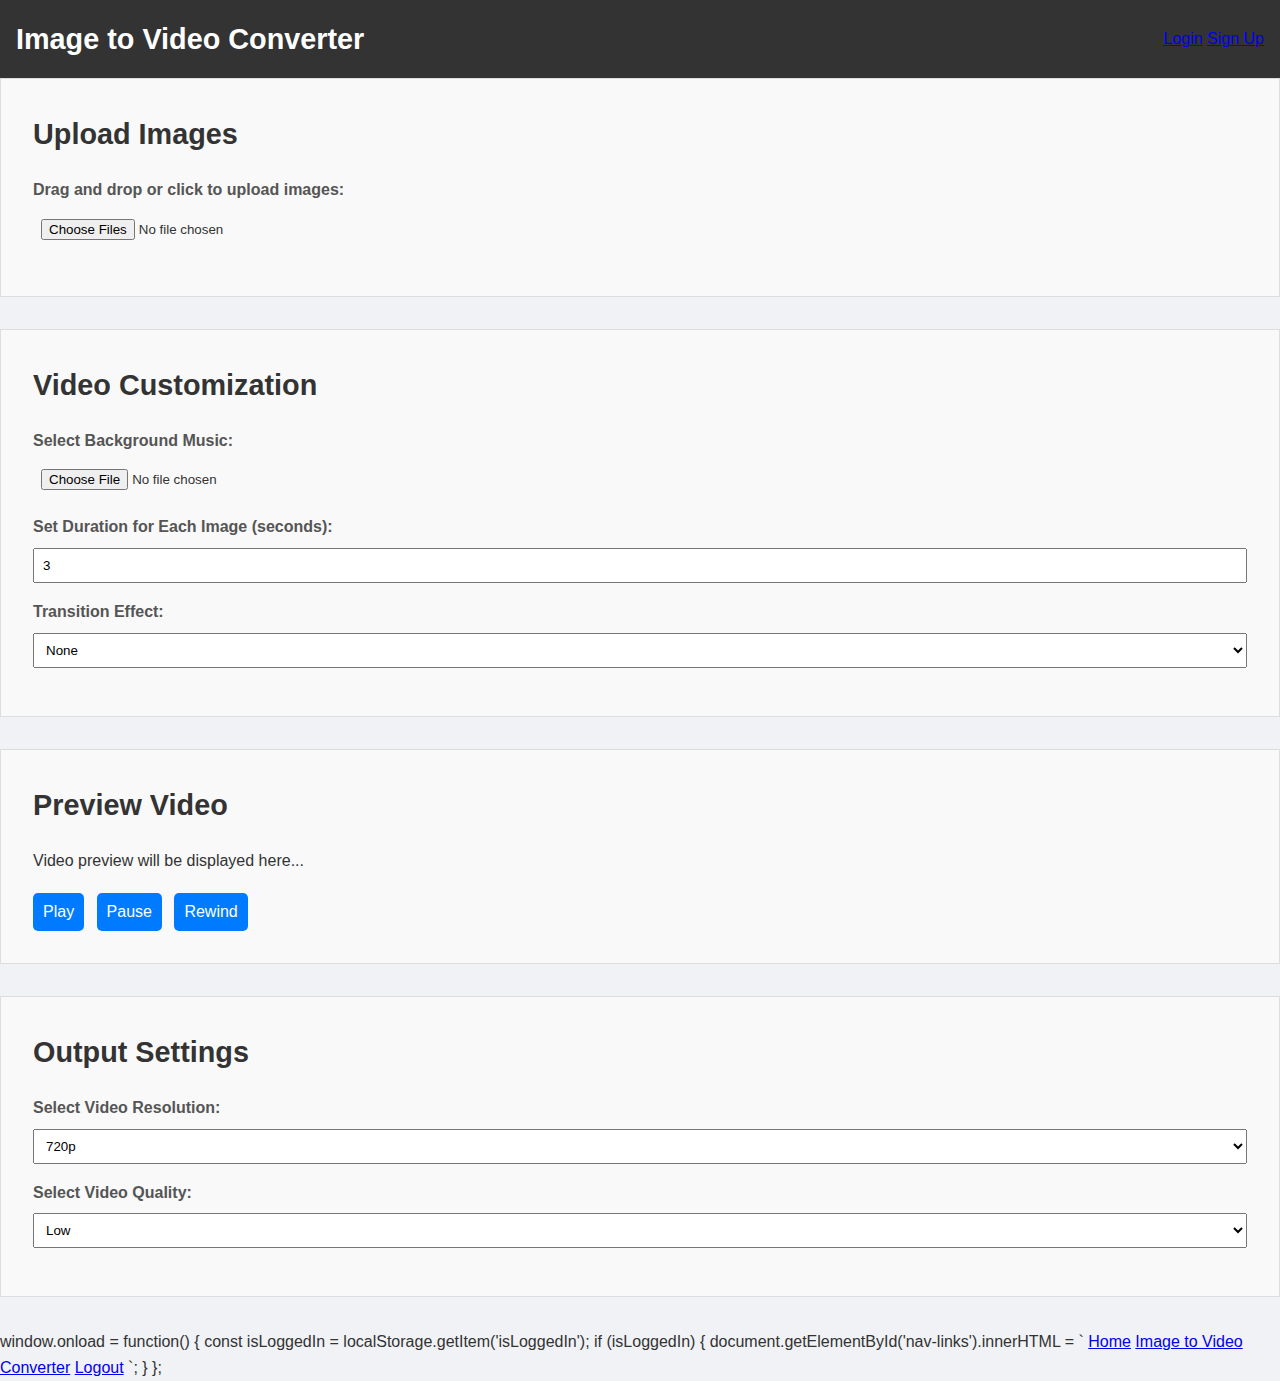
<file: Frontend/index.html>
<!DOCTYPE html>
<html lang="en">
<head>
    <meta charset="UTF-8">
    <meta name="viewport" content="width=device-width, initial-scale=1.0">
    <title>Image to Video Converter</title>
    <link rel="stylesheet" href="styles.css">
</head>
<body>
    <!-- Navigation Bar -->
    <nav>
        <h1>Image to Video Converter</h1>
        <div id="auth-links">
            <a href="#login">Login</a>
            <a href="#signup">Sign Up</a>
        </div>
    </nav>

    <!-- Upload Images Section -->
    <section id="upload-section">
        <h2>Upload Images</h2>
        <div id="upload-container">
            <label for="image-upload">Drag and drop or click to upload images:</label>
            <input type="file" id="image-upload" accept="image/*" multiple>
        </div>
    </section>

    <!-- Video Customization Section -->
    <section id="customization-section">
        <h2>Video Customization</h2>
        <div>
            <label>Select Background Music:</label>
            <input type="file" accept="audio/*" id="background-music">
        </div>
        <div>
            <label for="image-duration">Set Duration for Each Image (seconds):</label>
            <input type="number" id="image-duration" min="1" value="3">
        </div>
        <div>
            <label for="transition-effect">Transition Effect:</label>
            <select id="transition-effect">
                <option value="none">None</option>
                <option value="fade">Fade</option>
                <option value="slide">Slide</option>
            </select>
        </div>
    </section>

    <!-- Preview Section -->
    <section id="preview-section">
        <h2>Preview Video</h2>
        <div id="preview-container">
            <p>Video preview will be displayed here...</p>
            <button id="play-btn">Play</button>
            <button id="pause-btn">Pause</button>
            <button id="rewind-btn">Rewind</button>
        </div>
    </section>

    <!-- Output Settings Section -->
    <section id="output-settings">
        <h2>Output Settings</h2>
        <div>
            <label for="video-resolution">Select Video Resolution:</label>
            <select id="video-resolution">
                <option value="720p">720p</option>
                <option value="1080p">1080p</option>
                <option value="4K">4K</option>
            </select>
        </div>
        <div>
            <label for="video-quality">Select Video Quality:</label>
            <select id="video-quality">
                <option value="low">Low</option>
                <option value="medium">Medium</option>
                <option value="high">High</option>
            </select>
        </div>
    </section>

    
    <script src="script.js"></script>
</body>
</html>

window.onload = function() {
    const isLoggedIn = localStorage.getItem('isLoggedIn');
    if (isLoggedIn) {
        document.getElementById('nav-links').innerHTML = `
            <a href="#landing-page">Home</a>
            <a href="#converter-section">Image to Video Converter</a>
            <a href="logout.html">Logout</a>
        `;
    }
};
</file>
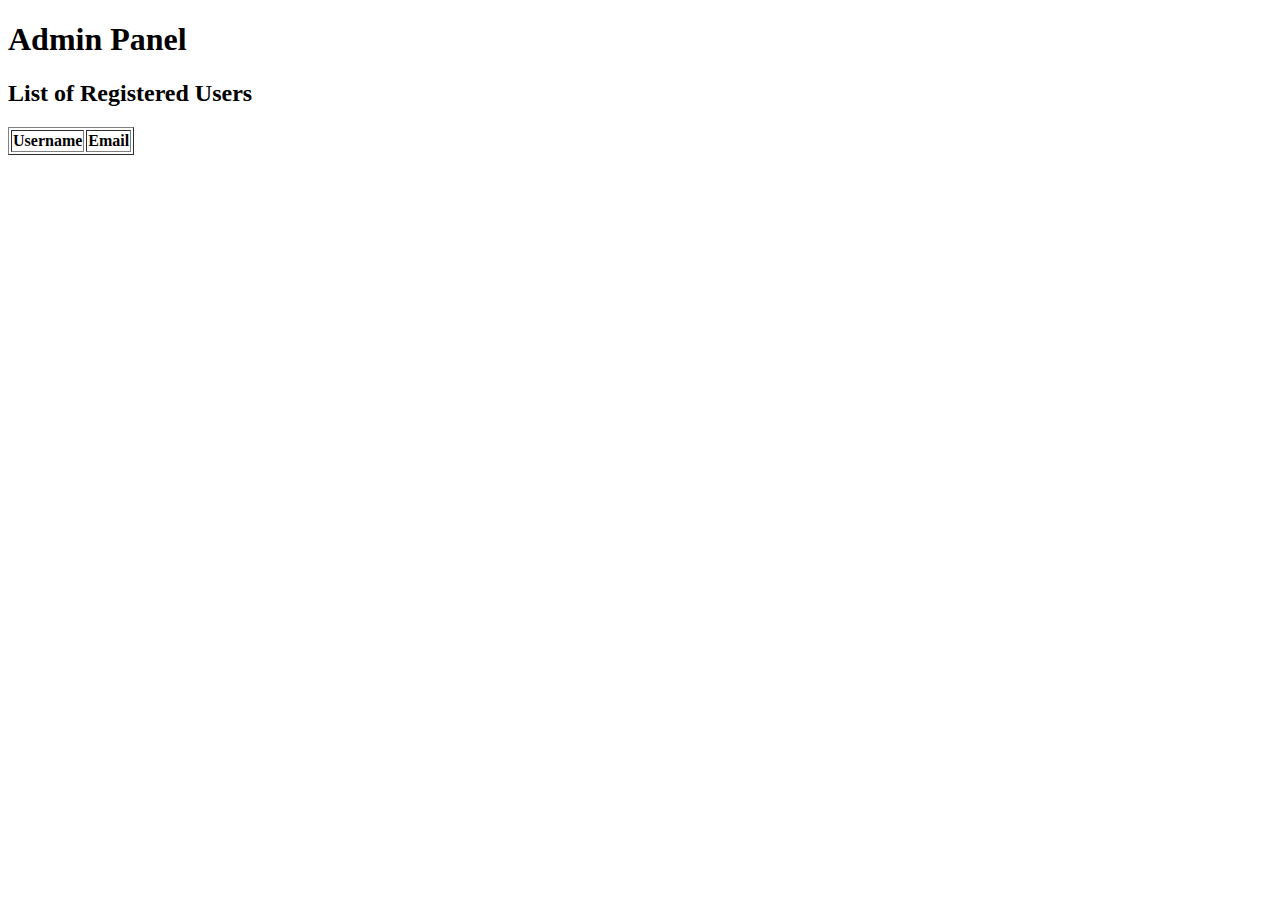
<file: Frontend/admin.html>
<!DOCTYPE html>
<html lang="en">
<head>
    <meta charset="UTF-8">
    <meta name="viewport" content="width=device-width, initial-scale=1.0">
    <title>Admin Panel - View Users</title>
</head>
<body>
    <h1>Admin Panel</h1>
    <h2>List of Registered Users</h2>
    <table border="1">
        <thead>
            <tr>
                <th>Username</th>
                <th>Email</th>
            </tr>
        </thead>
        <tbody id="user-list"></tbody>
    </table>

    <script>
        document.addEventListener('DOMContentLoaded', function() {
            const users = JSON.parse(localStorage.getItem('users')) || [];
            const userList = document.getElementById('user-list');

            users.forEach(user => {
                const row = document.createElement('tr');
                const usernameCell = document.createElement('td');
                const emailCell = document.createElement('td');
                usernameCell.textContent = user.username;
                emailCell.textContent = user.email;
                row.appendChild(usernameCell);
                row.appendChild(emailCell);
                userList.appendChild(row);
            });
        });
    </script>
</body>
</html>
</file>
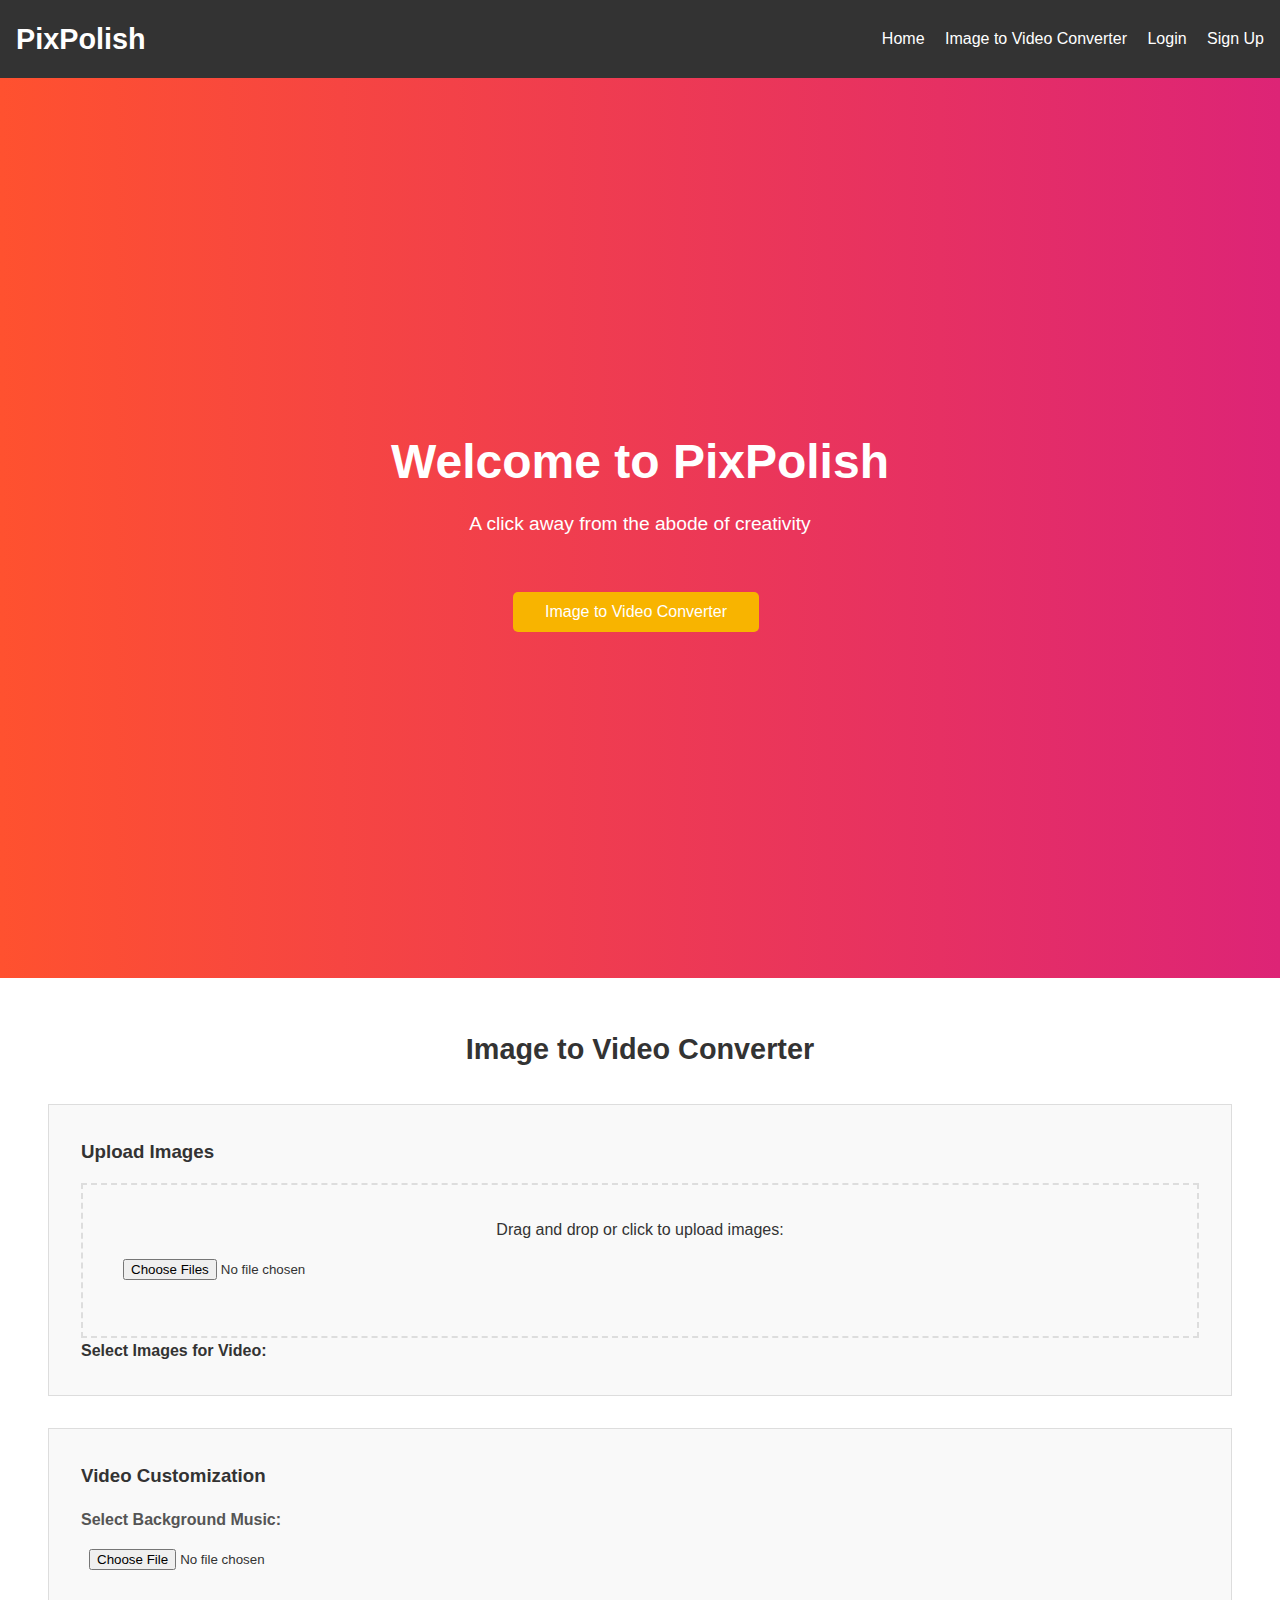
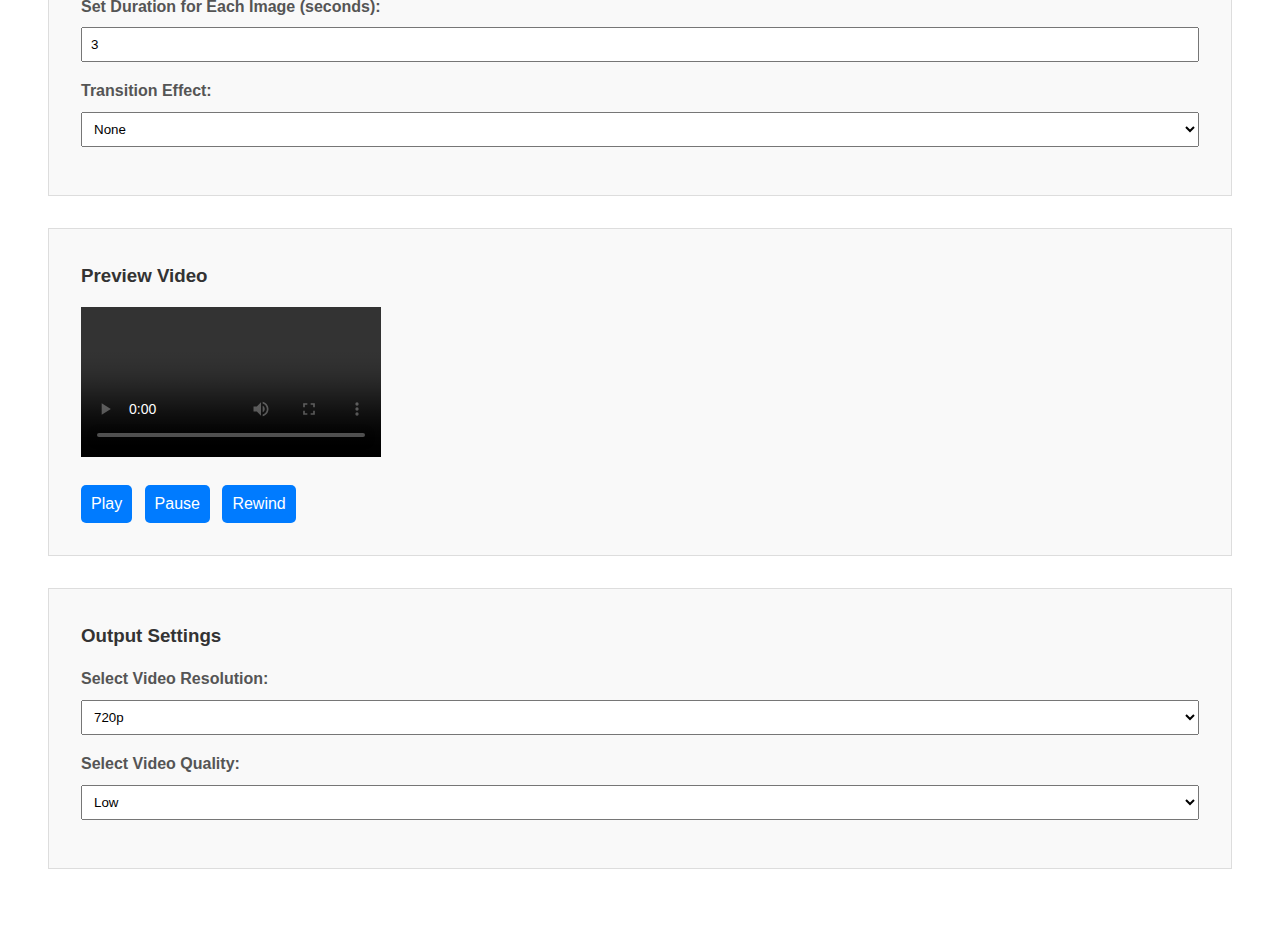
<file: Frontend/first_page.html>
<!DOCTYPE html>
<html lang="en">

<head>
    <meta charset="UTF-8">
    <meta name="viewport" content="width=device-width, initial-scale=1.0">
    <title>PixPolish - Home</title>
    <link rel="stylesheet" href="styles.css">
</head>

<body>
    <!-- Navigation Bar -->
    <nav>
        <h1>PixPolish</h1>
        <div id="nav-links">
            <a href="#landing-page">Home</a>
            <a href="#converter-section">Image to Video Converter</a>
            <a href="login.html">Login</a>
            <a href="signup.html">Sign Up</a>
        </div>
    </nav>

    <!-- Landing Page Section -->
    <section id="landing-page">
        <div id="landing-content">
            <h1>Welcome to PixPolish</h1>
            <p>A click away from the abode of creativity</p>
            <div class="buttons">
                <button class="feature-btn" onclick="document.getElementById('converter-section').scrollIntoView()">Image to Video Converter</button>
            </div>
        </div>
    </section>

    <!-- Image to Video Converter Section -->
    <section id="converter-section">
        <h2>Image to Video Converter</h2>

        <!-- Upload Images Section -->
        <div id="upload-section">
            <h3>Upload Images</h3>
            <div id="drop-zone" ondrop="handleDrop(event)" ondragover="handleDragOver(event)">
                <p>Drag and drop or click to upload images:</p>
                <input type="file" id="image-upload" accept="image/*" multiple onchange="previewImages()">
            </div>
            <div id="preview-images">
                <h4>Select Images for Video:</h4>
                <div id="image-grid"></div>
            </div>
        </div>

        <!-- Video Customization Section -->
        <div id="customization-section">
            <h3>Video Customization</h3>
            <div>
                <label>Select Background Music:</label>
                <input type="file" accept="audio/*" id="background-music">
            </div>
            <div>
                <label for="image-duration">Set Duration for Each Image (seconds):</label>
                <input type="number" id="image-duration" min="1" value="3">
            </div>
            <div>
                <label for="transition-effect">Transition Effect:</label>
                <select id="transition-effect">
                    <option value="none">None</option>
                    <option value="fade">Fade</option>
                    <option value="slide">Slide</option>
                </select>
            </div>
        </div>

        <!-- Preview Section -->
        <div id="preview-section">
            <h3>Preview Video</h3>
            <video id="video-preview" controls></video>
            <div class="video-controls">
                <button id="play-btn" onclick="playVideo()">Play</button>
                <button id="pause-btn" onclick="pauseVideo()">Pause</button>
                <button id="rewind-btn" onclick="rewindVideo()">Rewind</button>
            </div>
        </div>

        <!-- Output Settings Section -->
        <div id="output-settings">
            <h3>Output Settings</h3>
            <div>
                <label for="video-resolution">Select Video Resolution:</label>
                <select id="video-resolution">
                    <option value="720p">720p</option>
                    <option value="1080p">1080p</option>
                    <option value="4K">4K</option>
                </select>
            </div>
            <div>
                <label for="video-quality">Select Video Quality:</label>
                <select id="video-quality">
                    <option value="low">Low</option>
                    <option value="medium">Medium</option>
                    <option value="high">High</option>
                </select>
            </div>
        </div>
    </section>

    <script src="script.js"></script>
</body>

</html>
</file>
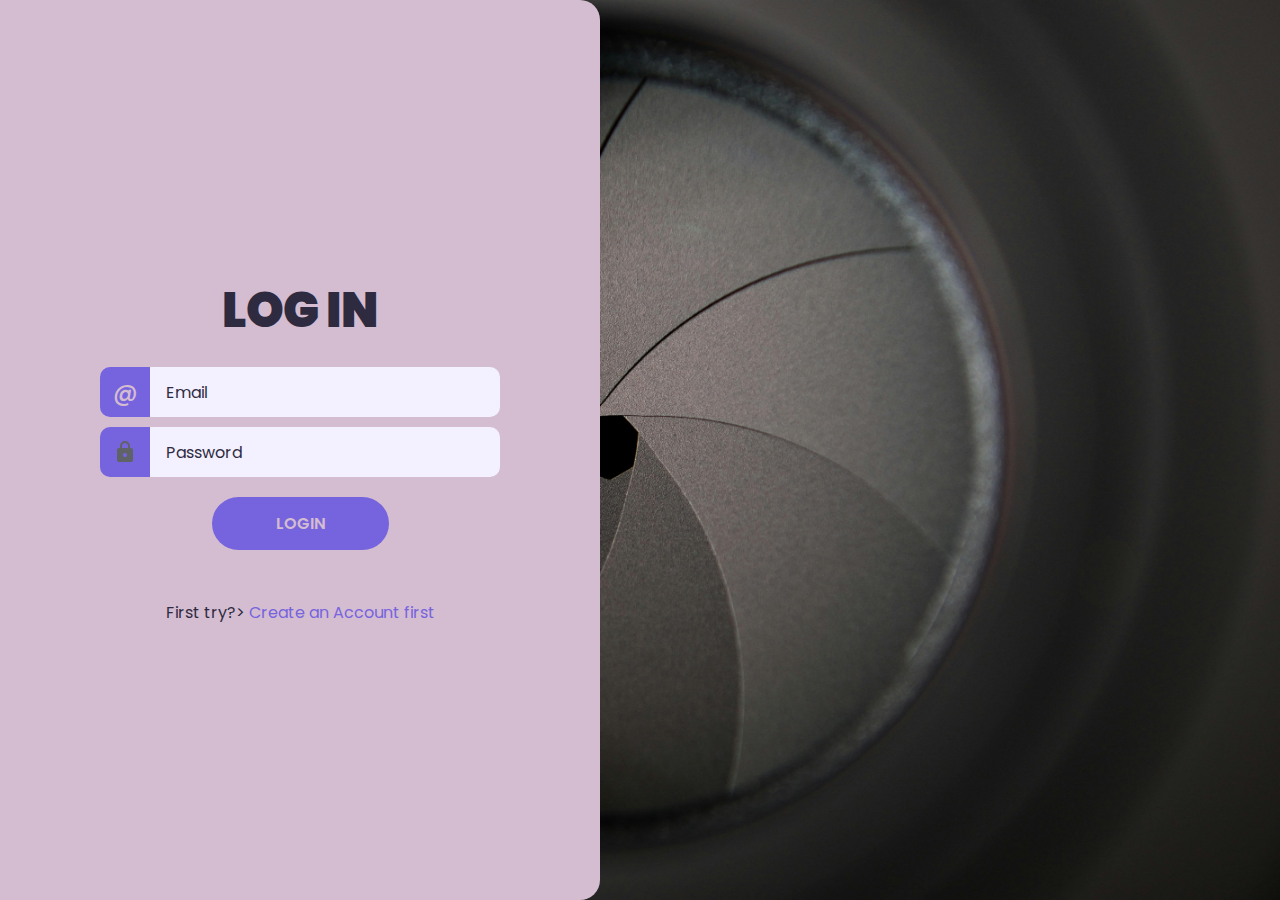
<file: Frontend/login.html>
<!DOCTYPE html>
<html lang="en">
<head>
    <meta charset="UTF-8">
    <meta name="viewport" content="width=device-width, initial-scale=1.0">
    <title>Log In</title>
    <p id="error-message"></p>  <!-- Change 'if' to 'id' -->
    <link rel="stylesheet" href="style_sign.css">
    <script type="text/javascript" src="validation.js" defer></script>
</head>
<body>
    <div class="wrapper">
        <h2>Log In</h2>
        <form id="form">
            <div>
                <label for="email-input">
                    <span>@</span>
                </label>
                <input type="email" name="email" id="email-input" placeholder="Email">
            </div>
            <div>
                <label for="password-input">
                    <svg xmlns="http://www.w3.org/2000/svg" height="24px" viewBox="0 -960 960 960" width="24px" fill="#5f6368"><path d="M240-80q-33 0-56.5-23.5T160-160v-400q0-33 23.5-56.5T240-640h40v-80q0-83 58.5-141.5T480-920q83 0 141.5 58.5T680-720v80h40q33 0 56.5 23.5T800-560v400q0 33-23.5 56.5T720-80H240Zm240-200q33 0 56.5-23.5T560-360q0-33-23.5-56.5T480-440q-33 0-56.5 23.5T400-360q0 33 23.5 56.5T480-280ZM360-640h240v-80q0-50-35-85t-85-35q-50 0-85 35t-35 85v80Z"/></svg>
                </label>
                <input type="password" name="password" id="password-input" placeholder="Password">
            </div>

            <button type="submit">Login</button>
            
        </form>
        <p>First try?> <a href="/home/kaadasika/stuff/Project/venv/eCommPro/template/signup.html">Create an Account first</a> </p>
    </div>
</body>
</html>
</file>
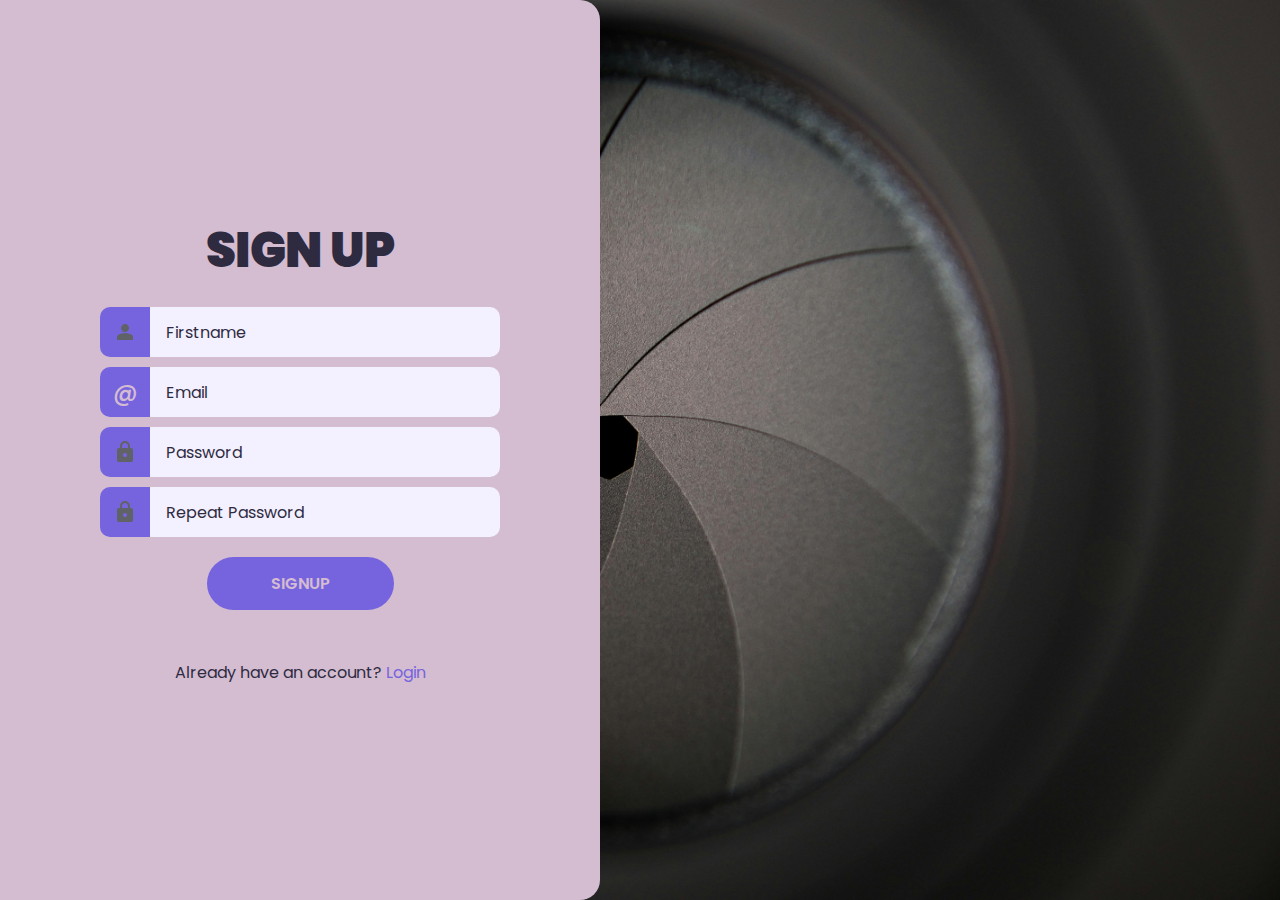
<file: Frontend/signup.html>
<!DOCTYPE html>
<html lang="en">
<head>
    <meta charset="UTF-8">
    <meta name="viewport" content="width=device-width, initial-scale=1.0">
    <title>Sign Up</title>
    <p id="error-message"></p>  <!-- Change 'if' to 'id' -->
    <link rel="stylesheet" href="style_sign.css">
    <script type="text/javascript" src="validation.js" defer></script>
</head>
<body>
    <div class="wrapper">
        <h2>Sign Up</h2>
        <form id="form">
            <div>
                <label for="firstname-input">
                    <svg xmlns="http://www.w3.org/2000/svg" height="24px" viewBox="0 -960 960 960" width="24px" fill="#5f6368"><path d="M480-480q-66 0-113-47t-47-113q0-66 47-113t113-47q66 0 113 47t47 113q0 66-47 113t-113 47ZM160-160v-112q0-34 17.5-62.5T224-378q62-31 126-46.5T480-440q66 0 130 15.5T736-378q29 15 46.5 43.5T800-272v112H160Z"/></svg>
                </label>
                <input required type="text" name="firstname" id="firstname-input" placeholder="Firstname">
            </div>
            <div>
                <label for="email-input">
                    <span>@</span>
                </label>
                <input type="email" name="email" id="email-input" placeholder="Email">
            </div>
            <div>
                <label for="password-input">
                    <svg xmlns="http://www.w3.org/2000/svg" height="24px" viewBox="0 -960 960 960" width="24px" fill="#5f6368"><path d="M240-80q-33 0-56.5-23.5T160-160v-400q0-33 23.5-56.5T240-640h40v-80q0-83 58.5-141.5T480-920q83 0 141.5 58.5T680-720v80h40q33 0 56.5 23.5T800-560v400q0 33-23.5 56.5T720-80H240Zm240-200q33 0 56.5-23.5T560-360q0-33-23.5-56.5T480-440q-33 0-56.5 23.5T400-360q0 33 23.5 56.5T480-280ZM360-640h240v-80q0-50-35-85t-85-35q-50 0-85 35t-35 85v80Z"/></svg>
                </label>
                <input type="password" name="password" id="password-input" placeholder="Password">
            </div>
            <div>
                <label for="repeat-password-input">
                    <svg xmlns="http://www.w3.org/2000/svg" height="24px" viewBox="0 -960 960 960" width="24px" fill="#5f6368"><path d="M240-80q-33 0-56.5-23.5T160-160v-400q0-33 23.5-56.5T240-640h40v-80q0-83 58.5-141.5T480-920q83 0 141.5 58.5T680-720v80h40q33 0 56.5 23.5T800-560v400q0 33-23.5 56.5T720-80H240Zm240-200q33 0 56.5-23.5T560-360q0-33-23.5-56.5T480-440q-33 0-56.5 23.5T400-360q0 33 23.5 56.5T480-280ZM360-640h240v-80q0-50-35-85t-85-35q-50 0-85 35t-35 85v80Z"/></svg>
                </label>
                <input type="password" name="repeat-password" id="repeat-password-input" placeholder="Repeat Password">
            </div>
            <button type="submit">SignUp</button>
            
        </form>
        <p>Already have an account? <a href="/home/kaadasika/stuff/Project/venv/eCommPro/template/login.html">Login</a> </p>

    </div>
</body>
</html>
</file>
<file: Frontend/style_sign.css>
@import url('https://fonts.googleapis.com/css2?family=Poppins:ital,wght@0,100;0,200;0,300;0,400;0,500;0,600;0,700;0,800;0,900;1,100;1,200;1,300;1,400;1,500;1,600;1,700;1,800;1,900&display=swap');

:root{
    --accent-color: #7664de;
    --base-color: rgb(212, 188, 209);
    --text-color: #2E2B41;
    --input-color: #F3F0FF;
    }
    *{
    margin: 0;
    padding: 0;
    }
    html{
    font-family: Poppins, Segoe UI, sans-serif;
    font-size: 12pt;
    color: var(--text-color);
    text-align: center;
}
body{
min-height: 100vh;
background-image: url(bg.jpg);
background-size: cover;
background-position: right;
overflow: hidden;
}

.wrapper{
    box-sizing: border-box;
    background-color: var(--base-color);
    height: 100vh;
    width: max(40%, 600px);
    padding: 10px;
    border-radius: 0 20px 20px 0;
    display: flex;
    flex-direction: column;
    align-items: center;
    justify-content: center;    
}

h2{
    font-size: 3rem;
    font-weight: 900;
    text-transform: uppercase;
}

form{
    width: min(400px, 100%);
    margin-top: 20px;
    margin-bottom: 50px;
    display: flex;
    flex-direction: column;
    align-items: center;
    gap: 10px;
}
form > div{
    width: 100%;
    display: flex;
    justify-content: center;
}

form label{
    flex-shrink: 0;
    height: 50px;
    width: 50px;
    background-color: var(--accent-color);
    fill: var(--base-color);
    color: var(--base-color);
    border-radius: 10px 0 0 10px;
    display: flex;
    justify-content: center;
    align-items: center;
    font-size: 1.5rem;
    font-weight: 500;

}

form input{
    box-sizing: border-box;
    flex-grow: 1;
    min-width: 0;
    height: 50px;
    padding: 1em;
    font: inherit;
    border-radius: 0 10px 10px 0;
    border: 2px solid var(--input-color);
    border-left: none;
    background-color: var(--input-color);
    transition: 150ms ease;
    }
form input:hover{
    border: 2px solid var(--accent-color);
}

form input:focus{
    outline: none;
    border-color: var(--text-color);
}
form input:focus-visible {
    outline: 2px solid var(--accent-color);
    outline-offset: 2px;
}


div:has(input:focus) > label{
    background-color: var(--text-color);
}
form input::placeholder{
    color: var(--text-color);

}
form button{
    margin-top: 10px;
    border: none;
    border-radius: 1000px;
    padding: .85em 4em;
    background-color: var(--accent-color);
    color: var(--base-color);
    font: inherit;
    font-weight: 600;
    text-transform: uppercase;
    cursor: pointer;
    transition: 150ms ease;
}

form button:hover{
    background-color: var(--text-color);
}
    form button:focus{
    outline: none;
    background-color: var(--text-color);
}
a{
    text-decoration: none;
    color: var(--accent-color);
}
a:hover{
    text-decoration: underline;
}
@media(max-width: 1100px){
    .wrapper{
        width: min(600px, 100%);
        border-radius: 0;

    }
}

form div.incorrect label {
    background-color: #ff4d4d;
}
form div.incorrect input {
    border-color: #ff4d4d;
}

#error-message{
    color: red;
}
</file>
<file: Frontend/styles.css>
/* General Reset */
* {
    margin: 0;
    padding: 0;
    box-sizing: border-box;
    font-family: 'Arial', sans-serif;
}

body {
    font-family: Arial, sans-serif;
    line-height: 1.6;
    background-color: #f0f2f5;
    color: #333;
}

/* Navigation */
nav {
    background-color: #333;
    color: #fff;
    padding: 1rem;
    display: flex;
    justify-content: space-between;
    align-items: center;
}

nav h1 {
    margin: 0;
    font-size: 1.8rem;
}

#nav-links a {
    color: #fff;
    margin-left: 1rem;
    text-decoration: none;
    font-size: 1rem;
}

#nav-links a:hover {
    color: #f8b400;
}

/* Landing Page */
#landing-page {
    display: flex;
    justify-content: center;
    align-items: center;
    height: 100vh;
    background: linear-gradient(to right, #ff512f, #dd2476);
    color: white;
    text-align: center;
}

#landing-page h1 {
    font-size: 3rem;
}

#landing-page p {
    font-size: 1.2rem;
    margin-top: 0.5rem;
}

.buttons {
    margin-top: 2rem;
}

.feature-btn {
    padding: 0.7rem 2rem;
    background-color: #f8b400;
    color: #fff;
    border: none;
    font-size: 1rem;
    cursor: pointer;
    transition: background-color 0.3s;
}

.feature-btn:hover {
    background-color: #ff512f;
}

/* Image to Video Converter Section */
#converter-section {
    padding: 3rem;
    background-color: #fff;
}

#converter-section h2 {
    text-align: center;
    margin-bottom: 2rem;
}

#upload-section, #customization-section, #preview-section, #output-settings {
    margin-bottom: 2rem;
    border: 1px solid #ddd;
    padding: 2rem;
    background-color: #f9f9f9;
}

#drop-zone {
    border: 2px dashed #ddd;
    padding: 2rem;
    text-align: center;
}

#preview-images img {
    max-width: 100px;
    margin: 5px;
}

h3 {
    margin-bottom: 1rem;
    color: #333;
}

input[type="file"], input[type="number"], select {
    padding: 0.5rem;
    width: 100%;
    margin-top: 0.5rem;
    margin-bottom: 1rem;
}

button {
    padding: 0.7rem 1.5rem;
    background-color: #333;
    color: #fff;
    border: none;
    cursor: pointer;
    margin-right: 0.5rem;
    transition: background-color 0.3s;
}

button:hover {
    background-color: #555;
}

/* Authentication Form Styles */
.auth-container {
    background-color: white;
    padding: 40px;
    border-radius: 10px;
    box-shadow: 0px 10px 30px rgba(0, 0, 0, 0.1);
    width: 100%;
    max-width: 400px;
    text-align: center;
}

h2 {
    margin-bottom: 20px;
    color: #333;
    font-size: 1.8rem;
}

form {
    display: flex;
    flex-direction: column;
}

label {
    margin-top: 10px;
    margin-bottom: 5px;
    text-align: left;
    font-weight: bold;
    color: #555;
}

input[type="text"],
input[type="email"],
input[type="password"] {
    padding: 10px;
    font-size: 1rem;
    border: 1px solid #ccc;
    border-radius: 5px;
    outline: none;
    transition: border-color 0.3s;
}

input:focus {
    border-color: #007bff;
}

button {
    margin-top: 20px;
    padding: 10px;
    font-size: 1rem;
    color: white;
    background-color: #007bff;
    border: none;
    border-radius: 5px;
    cursor: pointer;
    transition: background-color 0.3s;
}

button:hover {
    background-color: #0056b3;
}

/* Responsive Design */
@media (max-width: 768px) {
    #landing-page h1 {
        font-size: 2.5rem;
    }
    nav {
        flex-direction: column;
    }
    #nav-links a {
        margin: 0.5rem 0;
    }
}

@media (max-width: 600px) {
    .auth-container {
        padding: 30px;
        width: 90%;
    }
}
</file>
